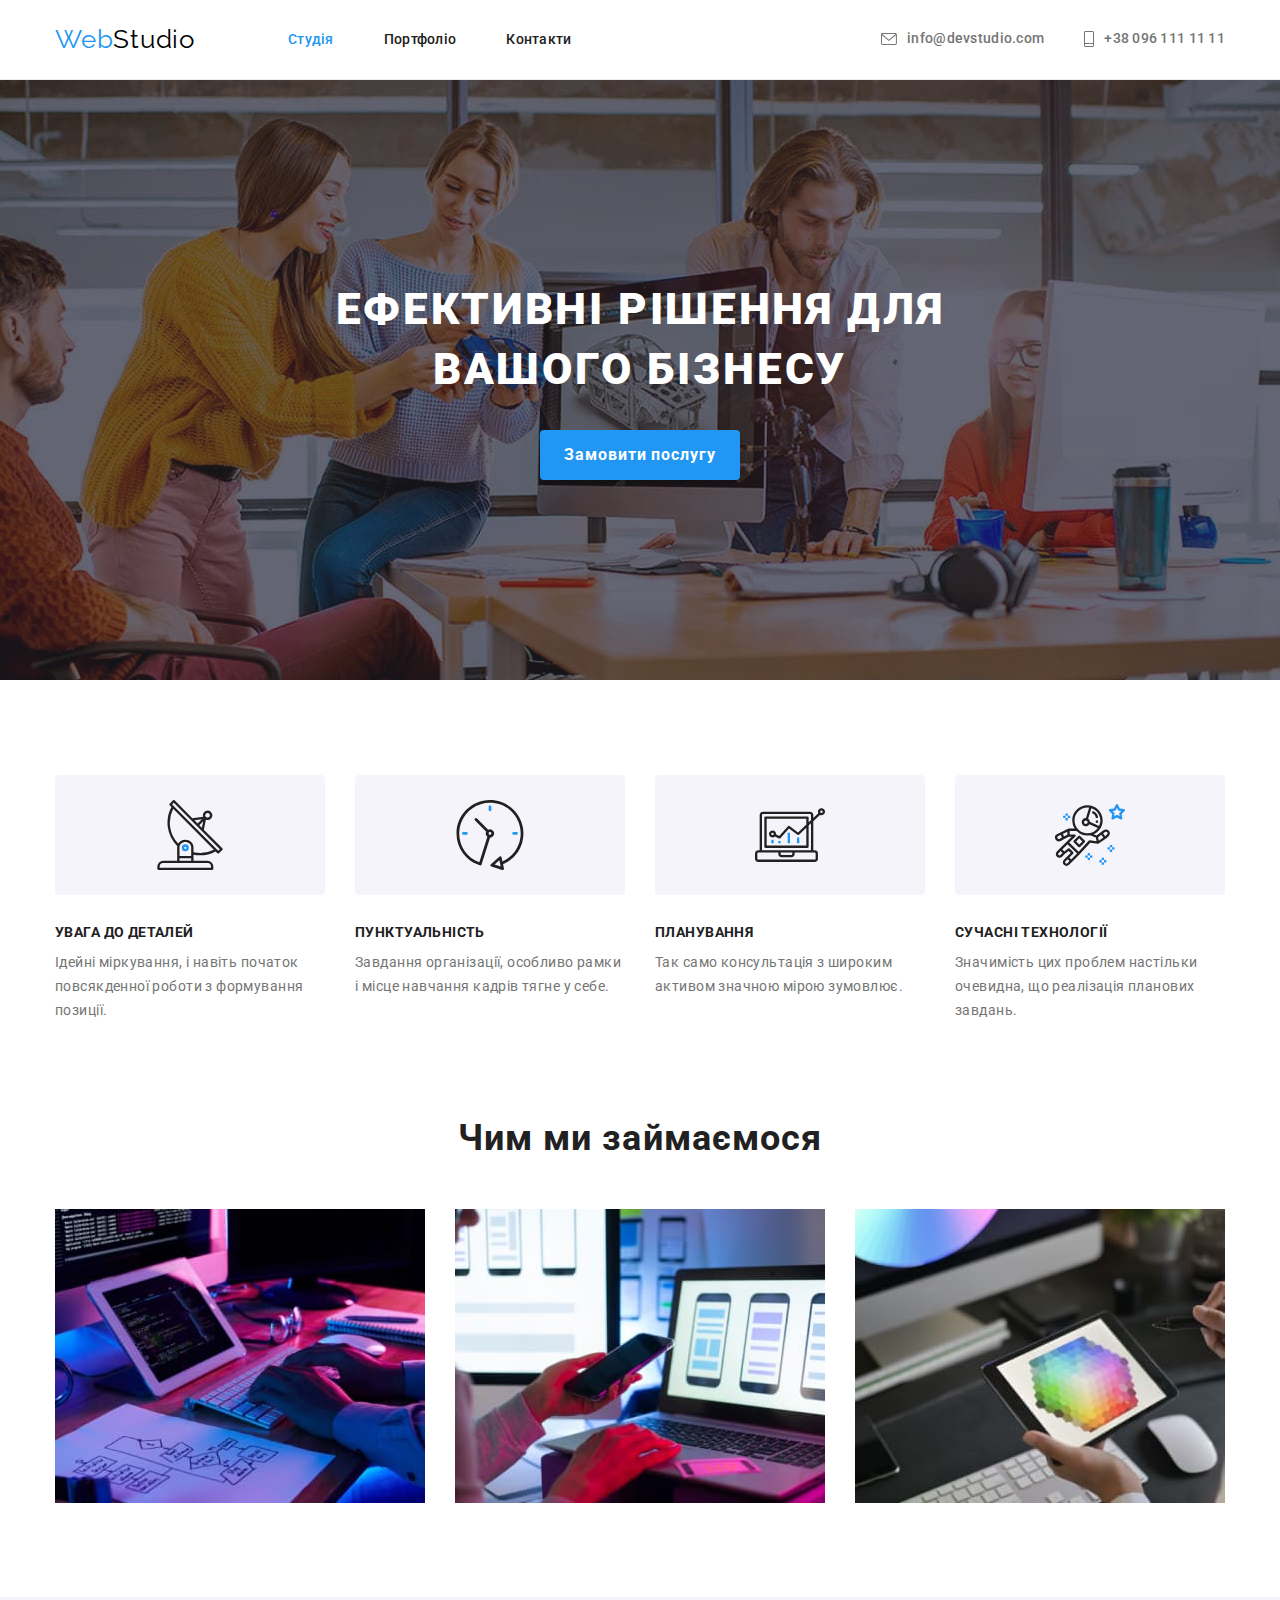
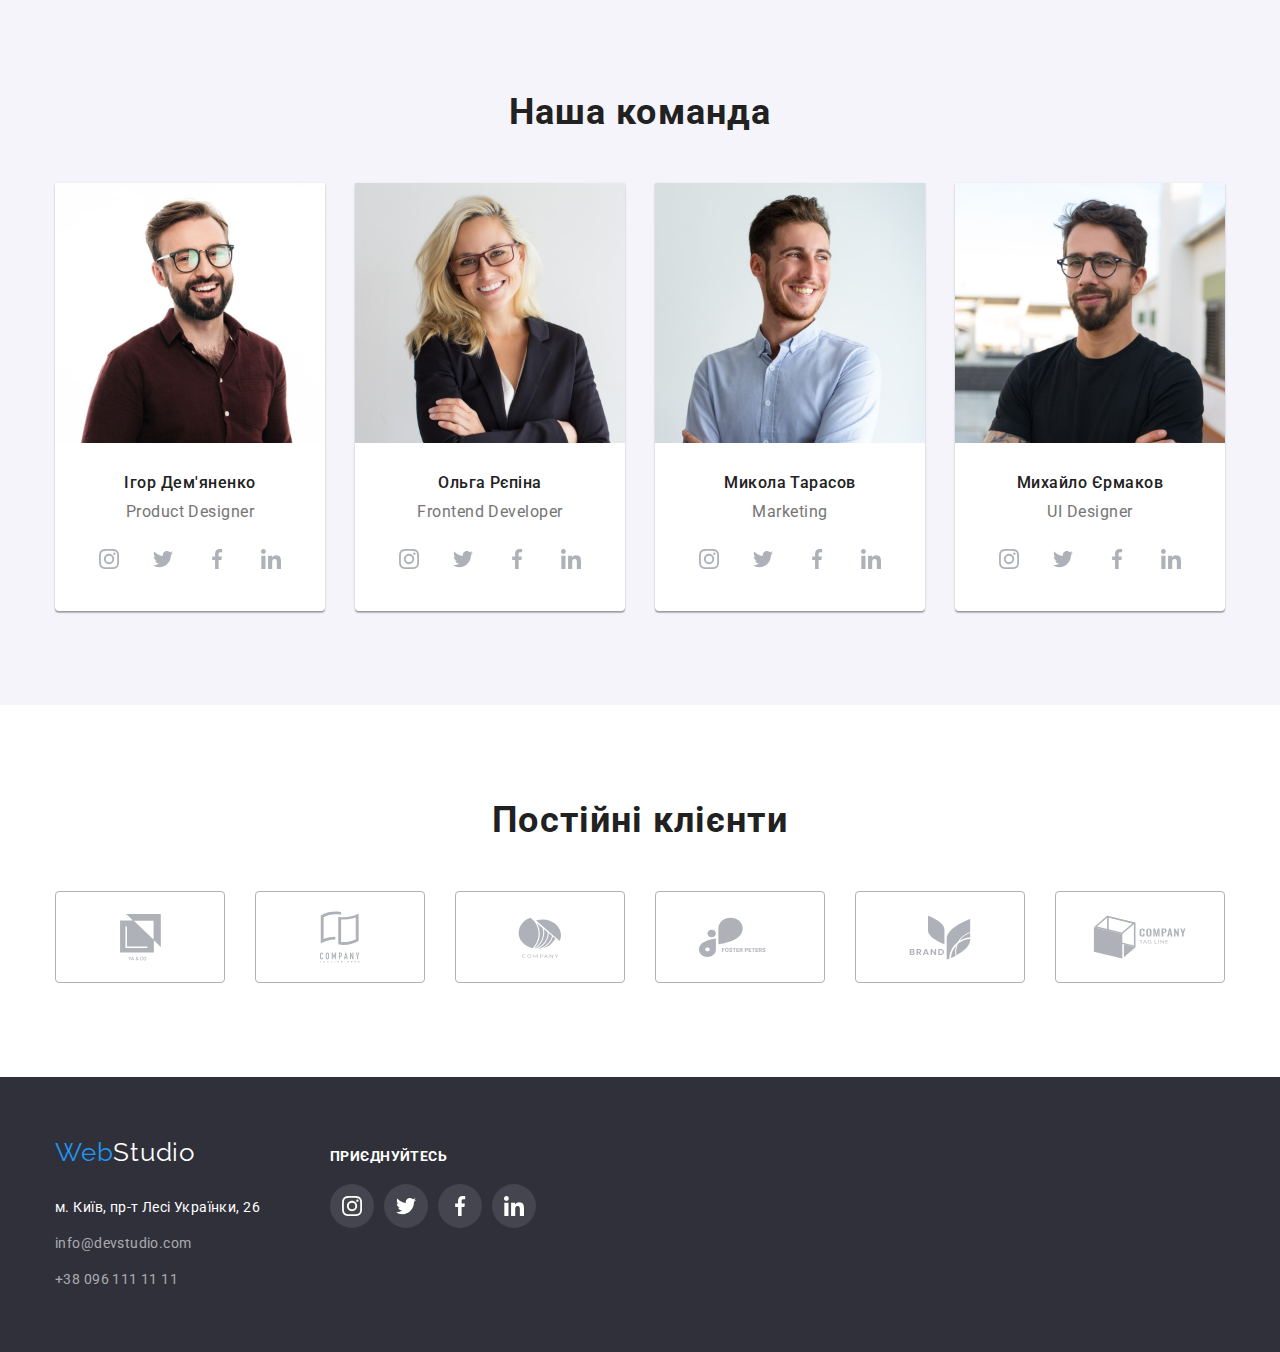
<file: index.html>
<!DOCTYPE html>
<html lang="uk">

<head>
  <meta charset="UTF-8" />
  <meta http-equiv="X-UA-Compatible" content="IE=edge" />
  <meta name="viewport" content="width=device-width, initial-scale=1.0" />
  <link rel="preconnect" href="https://fonts.googleapis.com" />
  <link rel="preconnect" href="https://fonts.gstatic.com" crossorigin />
  <link href="https://fonts.googleapis.com/css2?family=Raleway:wght@700&family=Roboto:wght@400;500;700;900&display=swap"
    rel="stylesheet" />
  <link rel="stylesheet" href="https://cdnjs.cloudflare.com/ajax/libs/modern-normalize/1.1.0/modern-normalize.min.css">
  <link rel="stylesheet" href="./css/styles.css" />
  <title>Document</title>
</head>

<body>
  <header>
    <div class="container header">
      <!-- лого-->
      <a href="./index.html" class="logo"><span class="logo-color">Web</span>Studio</a>
      <!--силки-->
      <nav>
        <ul>
          <li><a href="" class="nav-link studio active-page">Студія </a></li>
          <li><a href="./portfolio.html" class="nav-link">Портфоліо</a></li>
          <li><a href="" class="nav-link">Контакти</a></li>
        </ul>
      </nav>
      <!--звязок-->
      <ul>
        <li class="link-mail">
          <a href="mailto:info@devstudio.com" class="nav-connection mail">
            <!-- icon-mail -->
            <svg class="icon-mail" width="16" height="12">
              <use href="./img/icons.svg#mail" width="16" height="12"></use>
            </svg>
            info@devstudio.com
          </a>
        </li>
        <li class="link-mail">
          <a href="tel:+380961111111" class="nav-connection">
            <!-- icon-tel -->
            <svg class="icon-tel" width="10" height="16">
              <use href="./img/icons.svg#tel" width="10" height="16"></use>
            </svg>
            +38 096 111 11 11
          </a>
        </li>
      </ul>
    </div>
  </header>
  <main>
    <!--герой-->
    <div class="overley">
      <section class="hero-section">
        <h1 class="hero-title">ЕФЕКТИВНІ РІШЕННЯ ДЛЯ ВАШОГО БІЗНЕСУ</h1>
        <button type="button" class="pledge">Замовити послугу</button>
      </section>
    </div>
    <!--Чим ми займаємося-->
    <section>
      <!-- заголовок який сховаємо -->
      <h2 class="title-text-casper">переваги</h2>
      <!--текс-->
      <div class="container">
        <ul class="advances">
          <li>
            <div class="advances-icon">
              <svg width="70" height="70">
                <use href="./img/icons.svg#antenna"></use>
              </svg>
            </div>
            <h3 class="advances-title">УВАГА ДО ДЕТАЛЕЙ</h3>
            <p class="advances-text">
              Ідейні міркування, і навіть початок повсякденної роботи з формування позиції.
            </p>
          </li>
          <li>
            <div class="advances-icon">
              <svg width="70" height="70">
                <use href="./img/icons.svg#clock"></use>
              </svg>
            </div>
            <h3 class="advances-title">ПУНКТУАЛЬНІСТЬ</h3>
            <p class="advances-text">
              Завдання організації, особливо рамки і місце навчання кадрів тягне у себе.
            </p>
          </li>
          <li>
            <div class="advances-icon">
              <svg width="70" height="70">
                <use href="./img/icons.svg#diagram"></use>
              </svg>
            </div>
            <h3 class="advances-title">ПЛАНУВАННЯ</h3>
            <p class="advances-text">
              Так само консультація з широким активом значною мірою зумовлює.
            </p>
          </li>
          <li>
            <div class="advances-icon">
              <svg width="70" height="70">
                <use href="./img/icons.svg#astronaut"></use>
              </svg>
            </div>
            <h3 class="advances-title">СУЧАСНІ ТЕХНОЛОГІЇ</h3>
            <p class="advances-text">
              Значимість цих проблем настільки очевидна, що реалізація планових завдань.
            </p>
          </li>
        </ul>
      </div>
    </section>
    <!--картинки-->
    <section class="img-work">
      <div class="container">
        <h2 class="title-text work">Чим ми займаємося</h2>
        <ul class="work-list">
          <li>
            <img src="./img/img-1.jpg" alt="робота за планшетом" width="370" height="294" />
          </li>
          <li>
            <img src="./img/img-2.jpg" alt="ноутбук та телефон" width="370" height="294" />
          </li>
          <li>
            <img src="./img/img-3.jpg" alt="планшет на якому палітра кольорів" width="370" height="294" />
          </li>
        </ul>
      </div>
    </section>
    <!--Наша команда-->
    <section class="team team-section">
      <div class="container">
        <h2 class="title-text team">Наша команда</h2>
        <ul class="team-card">
          <li>
            <img class="foto-team" src="./img/product-designer.jpg" alt="чоловік-продакт-дизайнер" width="270"
              height="260" />
            <div class="team-cards">
              <h3 class="name">Ігор Дем'яненко</h3>
              <p class="position">Product Designer</p>
              <ul class="social">
                <li class="social-icon-link-item">
                  <a class="social-icon-link" href="" aria-label="instagram">
                    <svg class="social-icon" width="20" height="20">
                      <use href="./img/icons.svg#instagram"></use>
                    </svg>
                  </a>
                </li>
                <li class="social-icon-link-item">
                  <a class="social-icon-link" href="" aria-label="twitter">
                    <svg class="social-icon" width="20" height="20">
                      <use href="./img/icons.svg#twitter"></use>
                    </svg>
                  </a>
                </li>
                <li class="social-icon-link-item">
                  <a class="social-icon-link" href="" aria-label="facebook">
                    <svg class="social-icon" width="20" height="20">
                      <use href="./img/icons.svg#facebook"></use>
                    </svg>
                  </a>
                </li>
                <li class="social-icon-link-item">
                  <a class="social-icon-link" href="" aria-label="linkedin">
                    <svg class="social-icon" width="20" height="20">
                      <use href="./img/icons.svg#linkedin"></use>
                    </svg>
                  </a>
                </li>
              </ul>
            </div>
          </li>
          <li>
            <img class="foto-team" src="./img/frontend-developer.jpg" alt="дівчина-розробник" width="270"
              height="260" />
            <div class="team-cards">
              <h3 class="name">Ольга Рєпіна</h3>
              <p class="position">Frontend Developer</p>
              <ul class="social">
                <li class="social-icon-link-item">
                  <a class="social-icon-link" href="" aria-label="instagram">
                    <svg class="social-icon" width="20" height="20">
                      <use href="./img/icons.svg#instagram"></use>
                    </svg>
                  </a>
                </li>
                <li class="social-icon-link-item">
                  <a class="social-icon-link" href="" aria-label="twitter">
                    <svg class="social-icon" width="20" height="20">
                      <use href="./img/icons.svg#twitter"></use>
                    </svg>
                  </a>
                </li>
                <li class="social-icon-link-item">
                  <a class="social-icon-link" href="" aria-label="facebook">
                    <svg class="social-icon" width="20" height="20">
                      <use href="./img/icons.svg#facebook"></use>
                    </svg>
                  </a>
                </li>
                <li class="social-icon-link-item">
                  <a class="social-icon-link" href="" aria-label="linkedin">
                    <svg class="social-icon" width="20" height="20">
                      <use href="./img/icons.svg#linkedin"></use>
                    </svg>
                  </a>
                </li>
              </ul>
            </div>
          </li>
          <li>
            <img class="foto-team" src="./img/marketing.jpg" alt="чоловік-маркетолог" width="270" height="260" />
            <div class="team-cards">
              <h3 class="name">Микола Тарасов</h3>
              <p class="position">Marketing</p>
              <ul class="social">
                <li class="social-icon-link-item">
                  <a class="social-icon-link" href="" aria-label="instagram">
                    <svg class="social-icon" width="20" height="20">
                      <use href="./img/icons.svg#instagram"></use>
                    </svg>
                  </a>
                </li>
                <li class="social-icon-link-item">
                  <a class="social-icon-link" href="" aria-label="twitter">
                    <svg class="social-icon" width="20" height="20">
                      <use href="./img/icons.svg#twitter"></use>
                    </svg>
                  </a>
                </li>
                <li class="social-icon-link-item">
                  <a class="social-icon-link" href="" aria-label="facebook">
                    <svg class="social-icon" width="20" height="20">
                      <use href="./img/icons.svg#facebook"></use>
                    </svg>
                  </a>
                </li>
                <li class="social-icon-link-item">
                  <a class="social-icon-link" href="" aria-label="linkedin">
                    <svg class="social-icon" width="20" height="20">
                      <use href="./img/icons.svg#linkedin"></use>
                    </svg>
                  </a>
                </li>
              </ul>
            </div>
          </li>
          <li>
            <img class="foto-team" src="./img/ui-designer.jpg" alt="чоловік-дизайнер" width="270" height="260" />
            <div class="team-cards">
              <h3 class="name">Михайло Єрмаков</h3>
              <p class="position">UI Designer</p>
              <ul class="social">
                <li class="social-icon-link-item">
                  <a class="social-icon-link" href="" aria-label="instagram">
                    <svg class="social-icon" width="20" height="20">
                      <use href="./img/icons.svg#instagram"></use>
                    </svg>
                  </a>
                </li>
                <li class="social-icon-link-item">
                  <a class="social-icon-link" href="" aria-label="twitter">
                    <svg class="social-icon" width="20" height="20">
                      <use href="./img/icons.svg#twitter"></use>
                    </svg>
                  </a>
                </li>
                <li class="social-icon-link-item">
                  <a class="social-icon-link" href="" aria-label="facebook">
                    <svg class="social-icon" width="20" height="20">
                      <use href="./img/icons.svg#facebook"></use>
                    </svg>
                  </a>
                </li>
                <li class="social-icon-link-item">
                  <a class="social-icon-link" href="" aria-label="linkedin">
                    <svg class="social-icon" width="20" height="20">
                      <use href="./img/icons.svg#linkedin"></use>
                    </svg>
                  </a>
                </li>
              </ul>
            </div>
          </li>
        </ul>
      </div>
    </section>
    <!-- Постійні клієнти -->
    <section>
      <div class="container">
        <h2 class="title-text clients">Постійні клієнти</h2>
        <ul class="client">
          <li class="icon-client-link-item">
            <a class="icon-client-link" href="">
              <svg class="icon-client" width="41" height="46.7">
                <use href="./img/icons.svg#client1"></use>
              </svg>
            </a>
          </li>
          <li class="icon-client-link-item">
            <a class="icon-client-link" href="">
              <svg class="icon-client" width="40" height="52">
                <use href="./img/icons.svg#client2"></use>
              </svg>
            </a>
          </li>
          <li class="icon-client-link-item">
            <a class="icon-client-link" href="">
              <svg class="icon-client" width="43.46" height="41.18">
                <use href="./img/icons.svg#client3"></use>
              </svg>
            </a>
          </li>
          <li class="icon-client-link-item">
            <a class="icon-client-link" href="">
              <svg class="icon-client" width="84.44" height="40.62">
                <use href="./img/icons.svg#client4"></use>
              </svg>
            </a>
          </li>
          <li class="icon-client-link-item">
            <a class="icon-client-link" href="">
              <svg class="icon-client" width="62.54" height="45.43">
                <use href="./img/icons.svg#client5"></use>
              </svg>
            </a>
          </li>
          <li class="icon-client-link-item">
            <a class="icon-client-link" href="">
              <svg class="icon-client" width="93.79" height="43.93">
                <use href="./img/icons.svg#client6"></use>
              </svg>
            </a>
          </li>
        </ul>
      </div>
    </section>
  </main>
  <footer class="footer">
    <div class="container foot">
      <div>
        <!--лого-->
        <a href="" class="logo-footer"><span class="logo-footer-color">Web</span>Studio</a>
        <!-- адресс -->
        <address class="addres-page">
          <ul class="address-link">
            <li><a href="https://goo.gl/maps/CPtrU1FHBa2aNyZL9" target="_blank" rel="noopener noreferrer nofollow"
                class="address">м. Київ, пр-т Лесі Українки, 26</a> </li>
            <li>
              <a href="mailto:info@devstudio.com" class="connection-footer">info@devstudio.com</a>
            </li>
            <li><a href="tel:+380961111111" class="connection-footer">+38 096 111 11 11</a></li>
          </ul>
        </address>
      </div>
      <div class="go">
        <p class="join-txt">ПРИЄДНУЙТЕСЬ</p>
        <ul class="icon-foot-link-list">
          <li class="icon-foot-link-item">
            <a class="icon-foot-link" href="" aria-label="instagram">
              <svg class="icon-foot" width="20" height="20">
                <use href="./img/icons.svg#instagram" width="20" height="20"></use>
              </svg>
            </a>
          </li>
          <li class="icon-foot-link-item">
            <a class="icon-foot-link" href="" aria-label="twitter">
              <svg class="icon-foot" width="20" height="20">
                <use href="./img/icons.svg#twitter" width="20" height="20"></use>
              </svg>
            </a>
          </li>
          <li class="icon-foot-link-item">
            <a class="icon-foot-link" href="" aria-label="facebook">
              <svg class="icon-foot" width="20" height="20">
                <use href="./img/icons.svg#facebook" width="20" height="20"></use>
              </svg>
            </a>
          </li>
          <li class="icon-foot-link-item">
            <a class="icon-foot-link" href="" aria-label="linkedin">
              <svg class="icon-foot" width="20" height="20">
                <use href="./img/icons.svg#linkedin" width="20" height="20"></use>
              </svg>
            </a>
          </li>
        </ul>
      </div>
    </div>
  </footer>
</body>

</html>
</file>
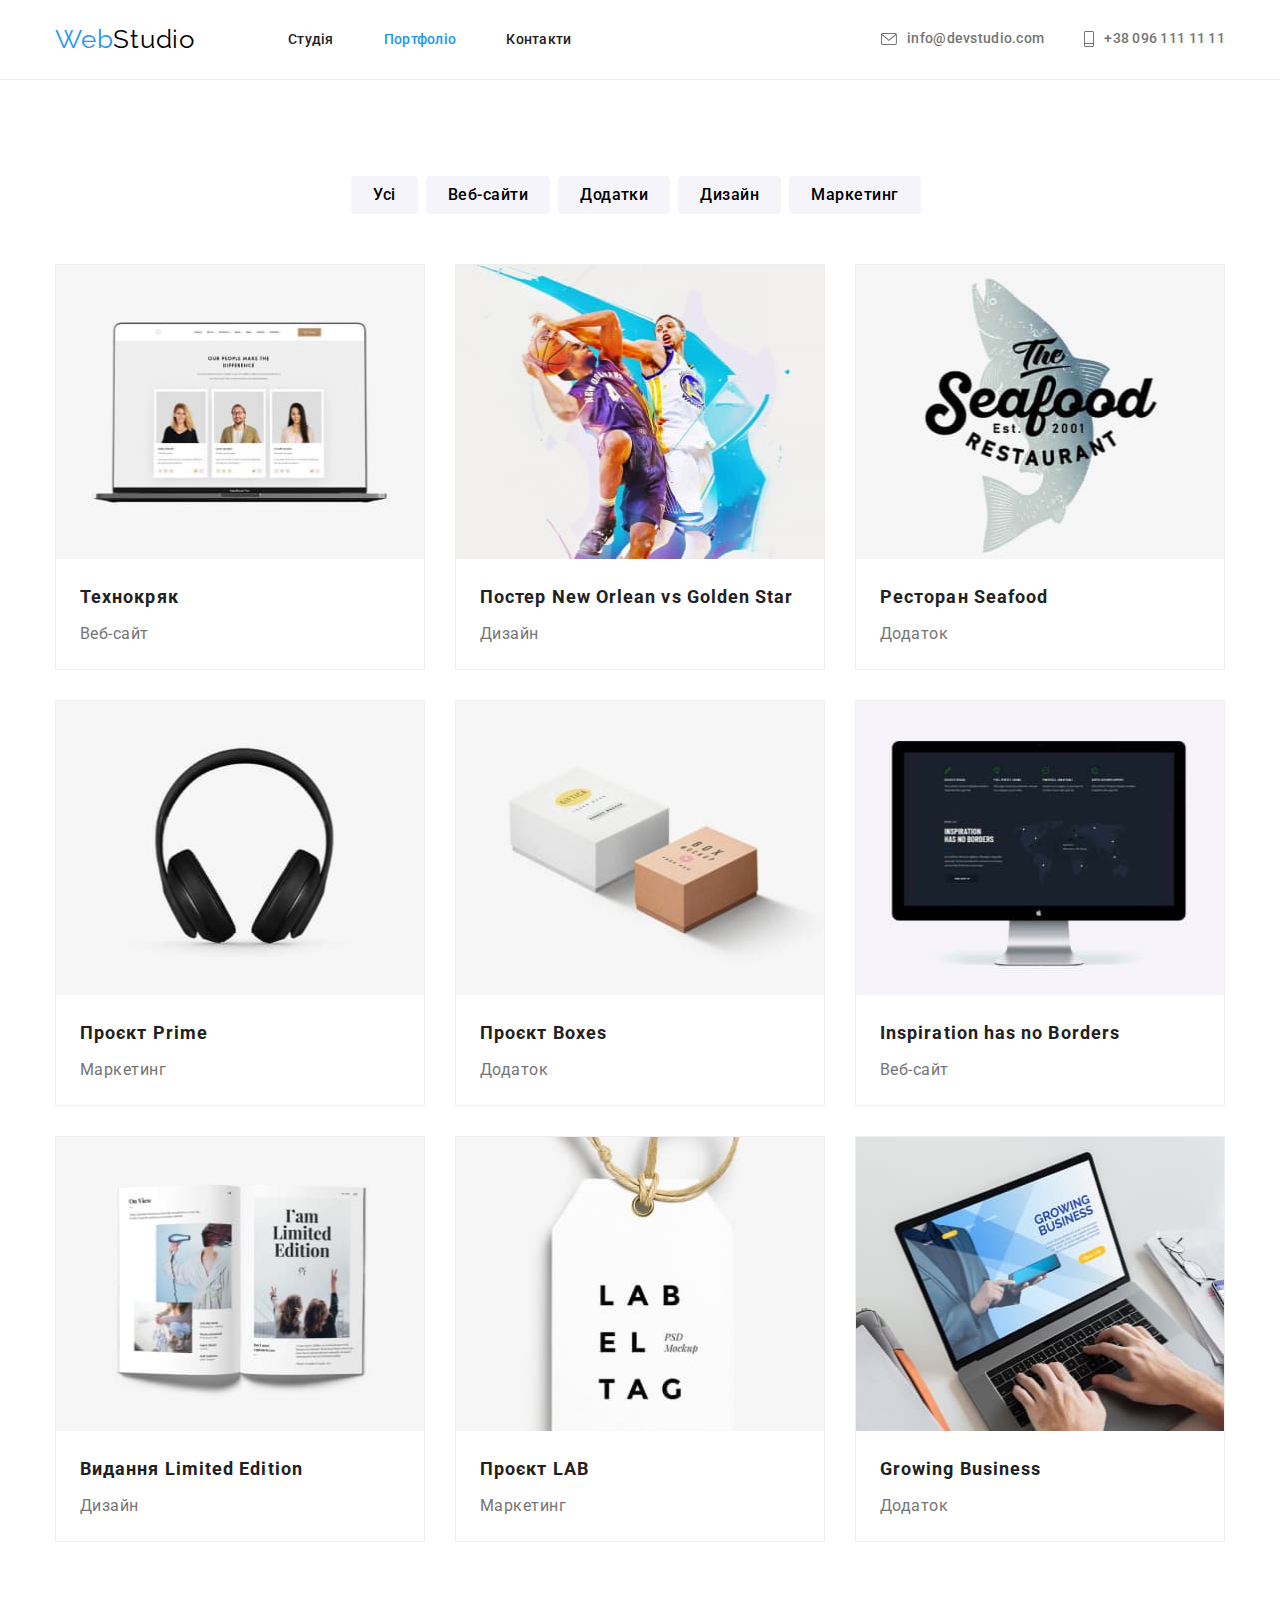
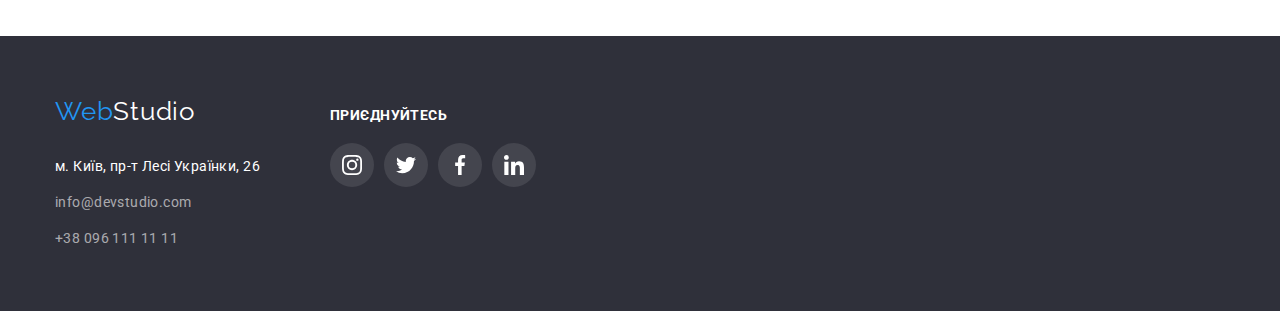
<file: portfolio.html>
<!DOCTYPE html>
<html lang="uk">

<head>
  <meta charset="UTF-8" />
  <meta http-equiv="X-UA-Compatible" content="IE=edge" />
  <meta name="viewport" content="width=device-width, initial-scale=1.0" />
  <link rel="preconnect" href="https://fonts.googleapis.com" />
  <link rel="preconnect" href="https://fonts.gstatic.com" crossorigin />
  <link href="https://fonts.googleapis.com/css2?family=Raleway:wght@700&family=Roboto:wght@400;500;700;900&display=swap"
    rel="stylesheet" />
  <link rel="stylesheet" href="https://cdnjs.cloudflare.com/ajax/libs/modern-normalize/1.1.0/modern-normalize.min.css">
  <link rel="stylesheet" href="./css/styles.css" />
  <title>Document</title>
</head>

<body>
  <header>
    <div class="container header">
      <!-- лого-->
      <a href="./index.html" class="logo"><span class="logo-color">Web</span>Studio</a>
      <!--силки-->
      <nav>
        <ul>
          <li><a href="./index.html" class="nav-link studio">Студія </a></li>
          <li><a href="" class="nav-link active-page">Портфоліо</a></li>
          <li><a href="" class="nav-link">Контакти</a></li>
        </ul>
      </nav>
      <!--звязок-->
      <ul>
        <li class="link-mail">
          <a href="mailto:info@devstudio.com" class="nav-connection mail">
            <!-- icon-mail -->
            <svg class="icon-mail" width="16" height="12">
              <use href="./img/icons.svg#mail" width="16" height="12"></use>
            </svg>
            info@devstudio.com
          </a>
        </li>
        <li class="link-mail">
          <a href="tel:+380961111111" class="nav-connection">
            <!-- icon-tel -->
            <svg class="icon-tel" width="10" height="16">
              <use href="./img/icons.svg#tel" width="10" height="16"></use>
            </svg>
            +38 096 111 11 11
          </a>
        </li>
      </ul>
    </div>
  </header>
  <main>
    <section class="portfolio-item">
      <!-- заголовок скриєм -->
      <h1 class="casper">список робіт</h1>
      <!--  portfolio-item  -->
      <div class="container">
        <ul class="buton-filter">
          <li><button type="button" class="button-filter-styles">Усі</button></li>
          <li><button type="button" class="button-filter-styles">Веб-сайти</button></li>
          <li><button type="button" class="button-filter-styles">Додатки</button></li>
          <li><button type="button" class="button-filter-styles">Дизайн</button></li>
          <li><button type="button" class="button-filter-styles">Маркетинг</button></li>
        </ul>
      </div>

      <div class="container">
        <ul class="portfolio-cards">
          <li>
            <a class="link-card" href="">
              <img class="portfolio-img" src="./img/notebook.jpg" alt="ноутбук" width="370" height="294" />
              <div class="card">
                <h2 class="title-item">Технокряк</h2>
                <p class="text-category">Веб-сайт</p>
              </div>
            </a>
          </li>
          <li>
            <a class="link-card" href="">
              <img class="portfolio-img" src="./img/game.jpg" alt="двооє гравців грають в баскетбол" width="370"
                height="294" />
              <div class="card">
                <h2 class="title-item">Постер New Orlean vs Golden Star</h2>
                <p class="text-category">Дизайн</p>
              </div>
            </a>
          </li>
          <li>
            <a class="link-card" href="">
              <img class="portfolio-img" src="./img/fish.jpg" alt="логотип ресторану на фоні риби" width="370"
                height="294" />
              <div class="card">
                <h2 class="title-item">Ресторан Seafood</h2>
                <p class="text-category">Додаток</p>
              </div>
            </a>
          </li>
          <li>
            <a class="link-card" href="">
              <img class="portfolio-img" src="./img/headphones.jpg" alt="навушники" width="370" height="294" />
              <div class="card">
                <h2 class="title-item">Проєкт Prime</h2>
                <p class="text-category">Маркетинг</p>
              </div>
            </a>
          </li>
          <li>
            <a class="link-card" href="">
              <img class="portfolio-img" src="./img/boxes.jpg" alt=" дві коробри" width="370" height="294" />
              <div class="card">
                <h2 class="title-item">Проєкт Boxes</h2>
                <p class="text-category">Додаток</p>
              </div>
            </a>
          </li>
          <li>
            <a class="link-card" href="">
              <img class="portfolio-img" src="./img/monitor.jpg" alt="монітор з мапою світу" width="370" height="294" />
              <div class="card">
                <h2 class="title-item">Inspiration has no Borders</h2>
                <p class="text-category">Веб-сайт</p>
              </div>
            </a>
          </li>
          <li>
            <a class="link-card" href="">
              <img class="portfolio-img" src="./img/limited.jpg" alt="лестівка лемітованої продукції" width="370"
                height="294" />
              <div class="card">
                <h2 class="title-item">Видання Limited Edition</h2>
                <p class="text-category">Дизайн</p>
              </div>
            </a>
          </li>
          <li>
            <a class="link-card" href="">
              <img class="portfolio-img" src="./img/label.jpg" alt="бірка" width="370" height="294" />
              <div class="card">
                <h2 class="title-item">Проєкт LAB</h2>
                <p class="text-category">Маркетинг</p>
              </div>
            </a>
          </li>
          <li>
            <a class="link-card" href="">
              <img class="portfolio-img" src="./img/work.jpg" alt="виконання праці за ноутбуком" width="370"
                height="294" />
              <div class="card">
                <h2 class="title-item">Growing Business</h2>
                <p class="text-category">Додаток</p>
              </div>
            </a>
          </li>
        </ul>
      </div>
    </section>
  </main>
  <footer class="footer">
    <div class="container foot">
      <div>
        <!--лого-->
        <a href="" class="logo-footer"><span class="logo-footer-color">Web</span>Studio</a>
        <!-- адресс -->
        <address class="addres-page">
          <ul class="address-link">
            <li><a href="https://goo.gl/maps/CPtrU1FHBa2aNyZL9" target="_blank" rel="noopener noreferrer nofollow"
                class="address">м. Київ, пр-т Лесі Українки, 26</a> </li>
            <li>
              <a href="mailto:info@devstudio.com" class="connection-footer">info@devstudio.com</a>
            </li>
            <li><a href="tel:+380961111111" class="connection-footer">+38 096 111 11 11</a></li>
          </ul>
        </address>
      </div>
      <div class="go">
        <p class="join-txt">ПРИЄДНУЙТЕСЬ</p>
        <ul class="icon-foot-link-list">
          <li class="icon-foot-link-item">
            <a class="icon-foot-link" href="" aria-label="instagram">
              <svg class="icon-foot" width="20" height="20">
                <use href="./img/icons.svg#instagram" width="20" height="20"></use>
              </svg>
            </a>
          </li>
          <li class="icon-foot-link-item">
            <a class="icon-foot-link" href="" aria-label="twitter">
              <svg class="icon-foot" width="20" height="20">
                <use href="./img/icons.svg#twitter" width="20" height="20"></use>
              </svg>
            </a>
          </li>
          <li class="icon-foot-link-item">
            <a class="icon-foot-link" href="" aria-label="facebook">
              <svg class="icon-foot" width="20" height="20">
                <use href="./img/icons.svg#facebook" width="20" height="20"></use>
              </svg>
            </a>
          </li>
          <li class="icon-foot-link-item">
            <a class="icon-foot-link" href="" aria-label="linkedin">
              <svg class="icon-foot" width="20" height="20">
                <use href="./img/icons.svg#linkedin" width="20" height="20"></use>
              </svg>
            </a>
          </li>
        </ul>
      </div>
    </div>
  </footer>
</body>

</html>
</file>
<file: css/styles.css>
html {
    box-sizing: border-box;
}
*, *::before, *::after {
    box-sizing: inherit;
}
:root {
    --title-text-color:#212121;
    --hero-text-color:#FFFFFF;
    --logo-text-color:#2196F3;
    --desc-color:#757575;
}
body {
    margin: 0;
    font-family: Roboto , sans-serif;
    font-style: normal;
    color: var(--title-text-color);
}
/* list decoration */
a {
    text-decoration: none;
}
ul {
    list-style: none;
    margin-left: 0;
    padding-left: 0;
}


h1, h2, h3, h4, h5, h6, p, ul {
    margin-top: 0;
    margin-bottom: 0;
}
section {
    padding-top: 94px;
    padding-bottom: 94px;
}
img {
    display: block;
    max-width: 100%;
}
header {
    padding-top: 24px;
    padding-bottom: 24px;

    border-bottom: 1px solid #ECECEC;
}
.container {
    
    
    width: 1200px;
    margin-left: auto;
    margin-right: auto;
    padding-left: 15px;
    padding-right: 15px;
    

}
.header {
    display: flex;
    align-items: center;
    
    
    }
.container> nav> ul {
    display: flex;
}
.container> ul {
    display: flex;

    margin-left: auto;
}
.header> nav> ul> li {
    margin-left: 50px;
}
.header> nav> ul> li:first-child {
    margin-left: 0;
}

/* logo */
.logo {
    margin-right: 93px;

    font-family: 'Raleway';
    font-style: normal;   
    font-size: 26px;
    line-height: 1.19;
    letter-spacing: 0.03em;
    color: #000000;
}
.logo-color {
    color: var(--logo-text-color);
}
/* nav-link */
.nav-link  {
 
    font-weight: 500;
    font-size: 14px;
    line-height: 1.14;
    letter-spacing: 0.02em;
    color: var(--title-text-color);
}
.nav-link:hover,
.nav-link:focus {
    color: var(--logo-text-color);
}

/* .nav-connection */
.nav-connection {
   display: flex;
    margin-left: 40px;

    font-weight: 500;
    font-size: 14px;
    line-height: 1.14;
    letter-spacing: 0.02em;
    color: var(--desc-color);
    align-items: center;
    justify-content: center;
}
.mail {
    margin-left: auto;
    align-items: center;
    justify-content: center;
}

.nav-connection:hover,
.nav-connection:focus {
    color: var(--logo-text-color);
}
/* active-page */
.active-page {
    color: var(--logo-text-color);
}



/* icon-mail-tel */
.icon-mail, .icon-tel {
    display: flex;
    fill: currentColor;
    margin-right: 10px;
    align-items: center;
    justify-content: center;
}

.nav-connection:hover,
.nav-connection:focus {
    fill: currentColor;
}






/* !!!!!!!!!main-index!!!!!!!!! */
/* hero */
.overley {
    max-width: 1600px;
    height: 600px;
    margin-left: auto;
    margin-right: auto;
    background-color: #C4C4C4;
    background-repeat: no-repeat;
    background-position: center;
    background-image: linear-gradient(
        90deg,rgba(47, 48, 58, 0.4),
        rgba(47, 48, 58, 0.4)),
         url("../img/img-hero.jpg");
}

.hero-section {
    padding-top: 200px;
    padding-bottom: 200px;
    margin-left: auto;
    margin-right: auto;   
}
.hero-title {
    width: 696PX;
    margin-left: auto;
    margin-right: auto;
    margin-bottom: 30PX;

    font-weight: 900;
    font-size: 44px;
    line-height: 1.36;
    text-align: center;
    letter-spacing: 0.06em;
    color: var(--hero-text-color);
    
}
.pledge {
    display: flex;
    justify-content: center;
    margin-left: auto;
    margin-right: auto;
    padding: 10px 24px;

    font-family: 'Roboto';
    font-style: normal;
    font-weight: 700;
    font-size: 16px;
    line-height: 1.87;
    text-align: center;
    letter-spacing: 0.06em;
    color: var(--hero-text-color);
    background-color: var(--logo-text-color);
    box-shadow: 0px 4px 4px rgba(0, 0, 0, 0.15);
    border-radius: 4px;
    border: #2196F3;;

}
.pledge:hover,
.pledge:focus {
    color: var(--hero-text-color);
    background-color: #188CE8;
}
/* h2 */
.title-text-casper, .casper {
    display: flex;
    width: 1px;
    margin-left: auto;
    margin-right: auto;

    font-size: 1px;
    color: rgba(100%, 100%, 100%, 100%);
    text-align: center;
}

.title-text {
    
    font-size: 36px;
    line-height: 1.17;
    text-align: center;
    letter-spacing: 0.03em;
    
}





/* advances */
.advances-icon {
    margin-bottom: 30px;
    display: flex;
    height: 120px;
    background-color: #F5F4FA;
    border-radius: 4px;
    align-items: center;
    justify-content: center;
}

.advances> li {
    width: 270px;
    margin-right: 30px;
}
.advances> li:last-child {
margin-right: 0;
}
.advances-title {
    margin-bottom: 10px;
    
    font-size: 14px;
    line-height: 1.14;
    letter-spacing: 0.03em;  
}
.advances-text {
    
    font-size: 14px;
    line-height: 1.71;
    letter-spacing: 0.03em;
    color: var(--desc-color);
}

.work {
    margin-bottom: 50px;
}
.work-list> li {
    margin-right: 30px;
    height: 294px;
}
.work-list> li:last-child {
    margin-right: 0;
}
.img-work {
    padding-top: 0;
    padding-bottom:  94px;
}





/* team */
.team {
margin-bottom: 50px;
background-color: #F5F4FA;
}
.team-card> li {

    margin-right: 30px;
    border-radius: 0px;

    box-shadow: 0px 1px 3px rgba(0, 0, 0, 0.12), 0px 1px 1px rgba(0, 0, 0, 0.14), 0px 2px 1px rgba(0, 0, 0, 0.2);
    border-radius: 0px 0px 4px 4px;

    background-color: var(--hero-text-color);
}
.team-card> li:last-child {
    margin-right: 0;
}
.team-cards {
    padding-top: 30px;
    padding-bottom: 30px;
}

.team .name {
    
    margin-bottom: 10px;

    font-weight: 500;
    font-size: 16px;
    line-height: 1.19;
    letter-spacing: 0.03em;
    text-align: center;
    
}
.team .position {
    margin-bottom: 16px;

    font-size: 16px;
    line-height: 1.19;
    letter-spacing: 0.03em;
    color: var(--desc-color);
    text-align: center;
}
.team-section {
    margin-bottom: 0;
}

/* social-icon */
.social {
    display: flex;
    align-items: center;
    justify-content: center;
    padding: 0;
}
.social-icon-link-item {
    width: 44px;
    height: 44px;
    border-radius: 50%;
    margin-right: 10px;
    fill: var(--desc-color);
}
.social-icon-link-item:last-child {
    margin-right: 0;
}
.social-icon-link {
    width: 44px;
    height: 44px;
    display: flex;
    align-items: center;
    justify-content: center;
    fill: #AFB1B8;
   
}
.social-icon-link:hover,
.social-icon-link:focus {
    display: flex;
    width: 44px;
    height: 44px;
    background-color: var(--logo-text-color);
    border-radius: 50%;
    margin-right: 10px;
    fill: var(--hero-text-color);
}




/* client */
.clients {
    margin-bottom: 50px;
}
.client {
    display: flex;
    align-items: center;
    justify-content: center;
    padding: 0;
}

.icon-client-link-item {
    display: flex;
    width: 170px;
    height: 92px;

    margin-right: 30px;
    fill: #AFB1B8;
}
.icon-client-link-item:last-child {
    margin-right: 0;
}

.icon-client-link {
    width: 170px;
    height: 92px;
    border: 1px solid #AFB1B8;
    border-radius: 4px;
    display: flex;
    align-items: center;
    justify-content: center;
    fill: #AFB1B8;
}
.icon-client-link:hover,
.icon-client-link:focus {
    fill: var(--logo-text-color);
    border: 1px solid var(--logo-text-color);
    border-radius: 4px;
}






/* !!!!!!!!!main-portfolio!!!!!!!!! */
/* button-filter */
.button-filter-styles {
    display: inline-block;
    padding: 6px 22px;
    border: 0;

    font-family: 'Roboto';
    font-style: normal;
    font-weight: 500;
    font-size: 16px;
    line-height: 1.62;
    text-align: center;
    letter-spacing: 0.03em;
    background-color: #F5F4FA;
    border-radius: 4px;
}

.button-filter-styles:hover,
.button-filter-styles:focus {
    color: var(--hero-text-color);
    background-color: var(--logo-text-color);
    box-shadow: 0px 3px 1px rgba(0, 0, 0, 0.1), 0px 1px 2px 
     rgba(0, 0, 0, 0.08), 0px 2px 2px rgba(0, 0, 0, 0.12);
}
.buton-filter {
    margin-bottom: 50px;
    padding: 6px, 22px;
    justify-content: center;
}
.buton-filter> li {
    margin-right: 8px; 
}
/* portfolio-item */
.portfolio-cards {
    display: flex;
    flex-wrap: wrap;
    margin-right: -30px;
    margin-bottom: -30px;
    
}
.portfolio-cards> li {
    flex-basis: calc(100%/3 - 30px);
    margin-right: 30px;
    margin-bottom: 30px;
    
    background-color: var(--hero-text-color);
    border: 1px solid #EEEEEE;
}
.card {
    padding: 20px 24px;
}


.title-item {
    margin-bottom: 4px;
    font-size: 18px;
    line-height: 2;
    letter-spacing: 0.06em;
    color: var(--title-text-color);
}
.text-category {


    font-size: 16px;
    line-height: 1.87;
    letter-spacing: 0.03em;
    color: var(--desc-color);
}
/* link-card */
.link-card:hover,
.link-card:focus {
    display: block;
    
    box-shadow: 0px 1px 1px rgba(0, 0, 0, 0.12),
    0px 4px 4px rgba(0, 0, 0, 0.06),
    1px 4px 6px rgba(0, 0, 0, 0.16);
}



/* footer */
.foot {
    display: flex;
    align-items: baseline;
}
.footer {
    display: flex;
    padding-top: 60px;
    padding-bottom: 60px;
    background-color: #2F303A;

}
.logo-footer {
    display: inline-block;
    margin-bottom: 28px;


    font-family: 'Raleway';
    font-style: normal;
    font-size: 26px;
    line-height: 1.19;
    letter-spacing: 0.03em;
    color: #FFFFFF;
}
.logo-footer-color {
    color: var(--logo-text-color);
}
.addres-page {
    font-style: normal;
}
.address {
    
    
    font-size: 14px;
    line-height: 1.71;
    letter-spacing: 0.03em;
    color: var(--hero-text-color);
}
.address-link {
    display: inline-block;
}
.address-link> li {
    margin-bottom: 12px;
}
.address-link> li:last-child {
    margin-bottom: 0;
}
.connection-footer {
    font-size: 14px;
    line-height: 1.71;
    letter-spacing: 0.03em;
    color: rgba(255, 255, 255, 0.6);
}
.connection-footer:hover,
.connection-footer:focus {
    color: var(--logo-text-color);
}




/* icon-foot */
.go {
    margin-left: 70px;
    width: 206px;
    height: 80px;
}
.join-txt {
    margin-bottom: 20px;
    font-family: 'Roboto';
    font-style: normal;
    font-weight: 700;
    font-size: 14px;
    line-height: 16px;
    letter-spacing: 0.03em;
    text-transform: uppercase;
    color: #FFFFFF;
}

 .icon-foot-link-list {
    display: flex;
    align-items: center;
    justify-content: center;
    padding: 0;
}

.icon-foot-link-item {
    display: flex;
    width: 44px;
    height: 44px;
    margin-right: 10px;
}
.icon-foot-link-item:last-child {
    margin-right: 0;
}

.icon-foot-link {
    display: flex;
    width: 44px;
    height: 44px;
    align-items: center;
    justify-content: center;
    fill: var(--hero-text-color);
    background: rgba(255, 255, 255, 0.1);
    border-radius: 50%;
}
.icon-foot-link:hover,
.icon-foot-link:focus {
    background: var(--logo-text-color);
    border-radius: 50%;
}
</file>
